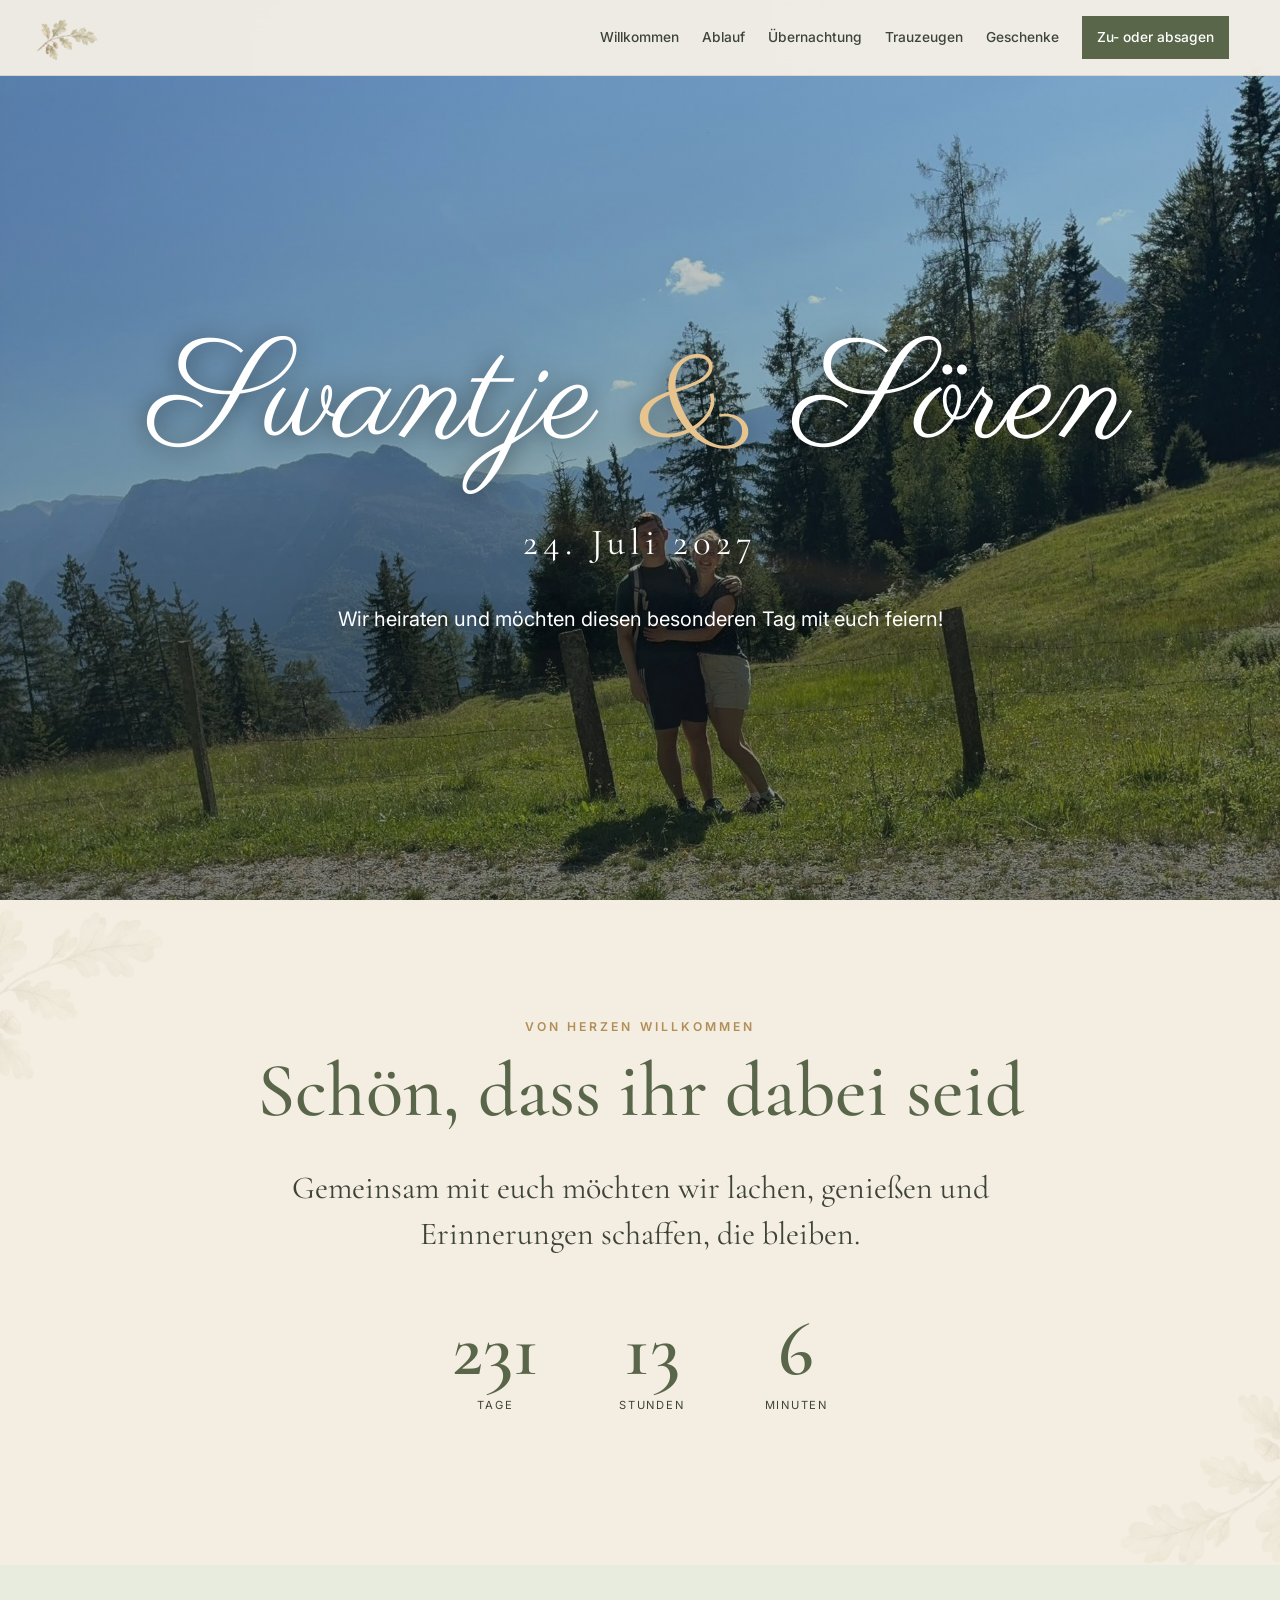
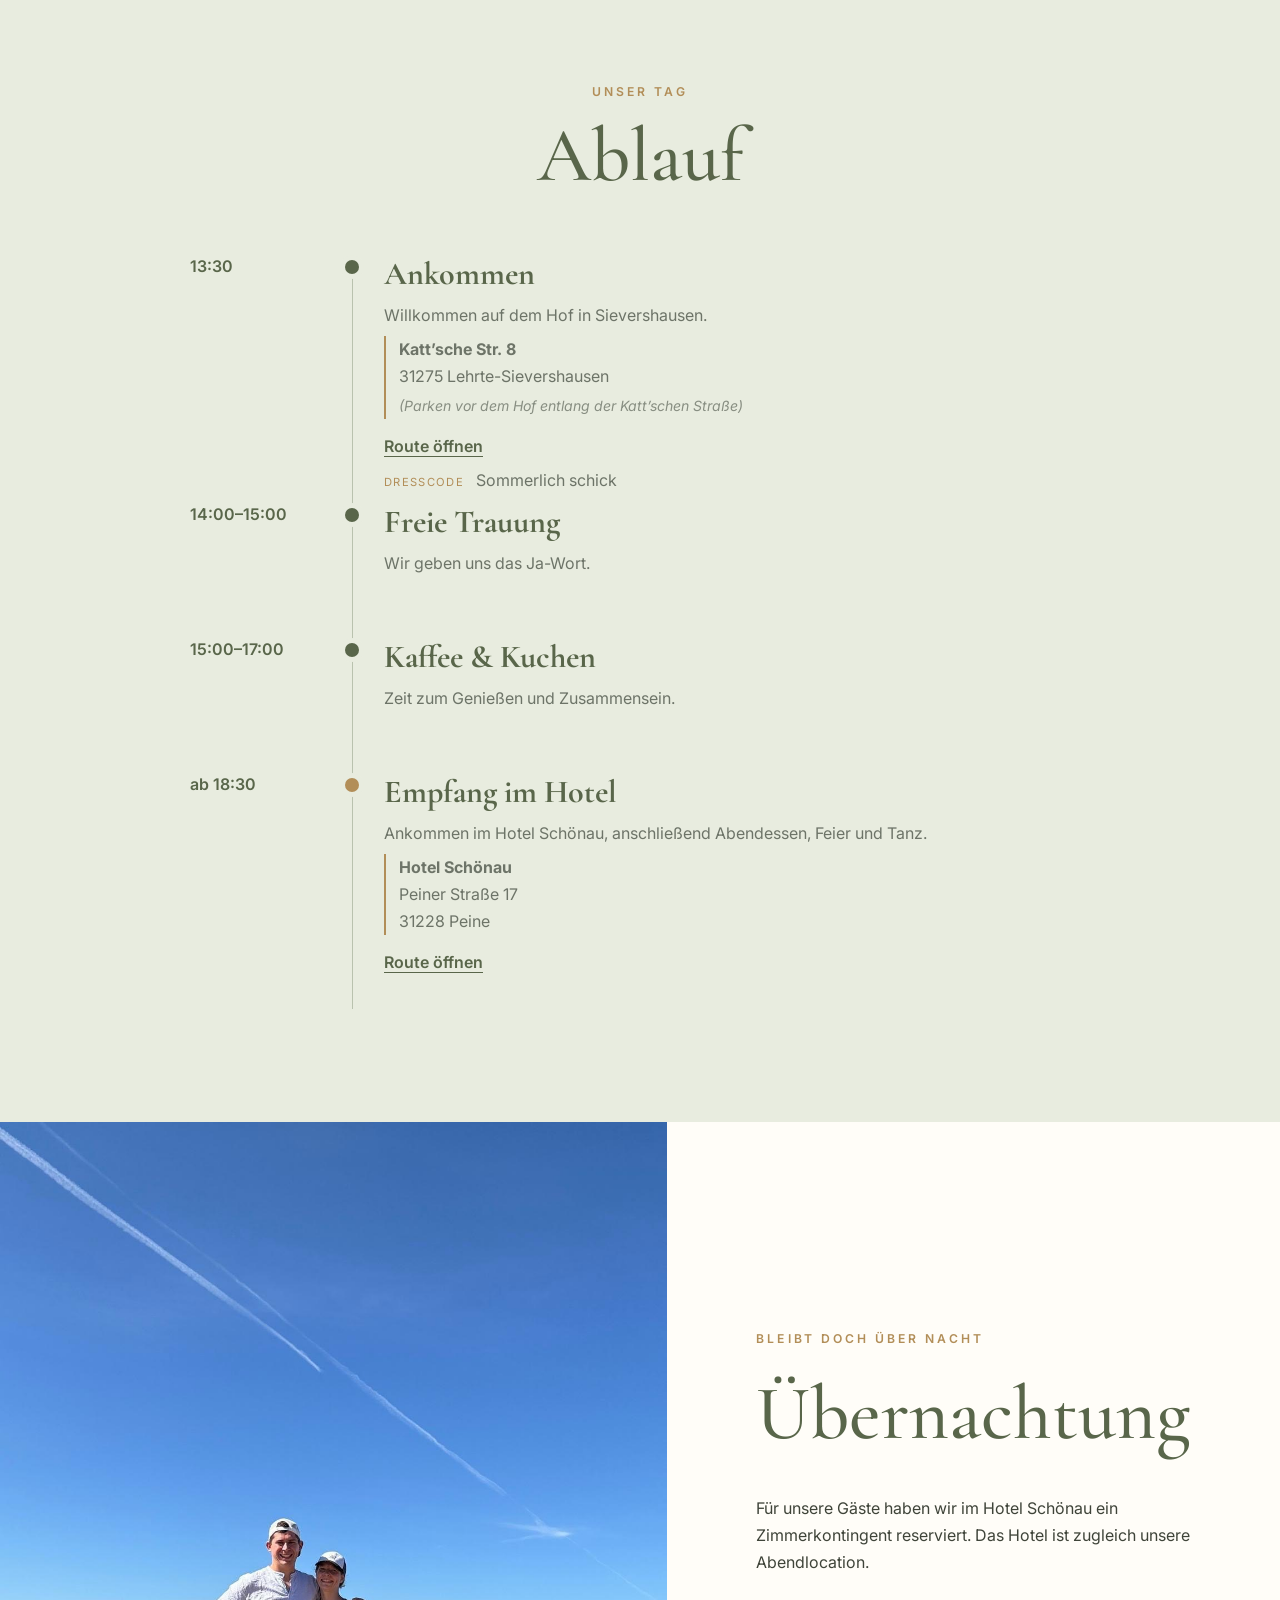
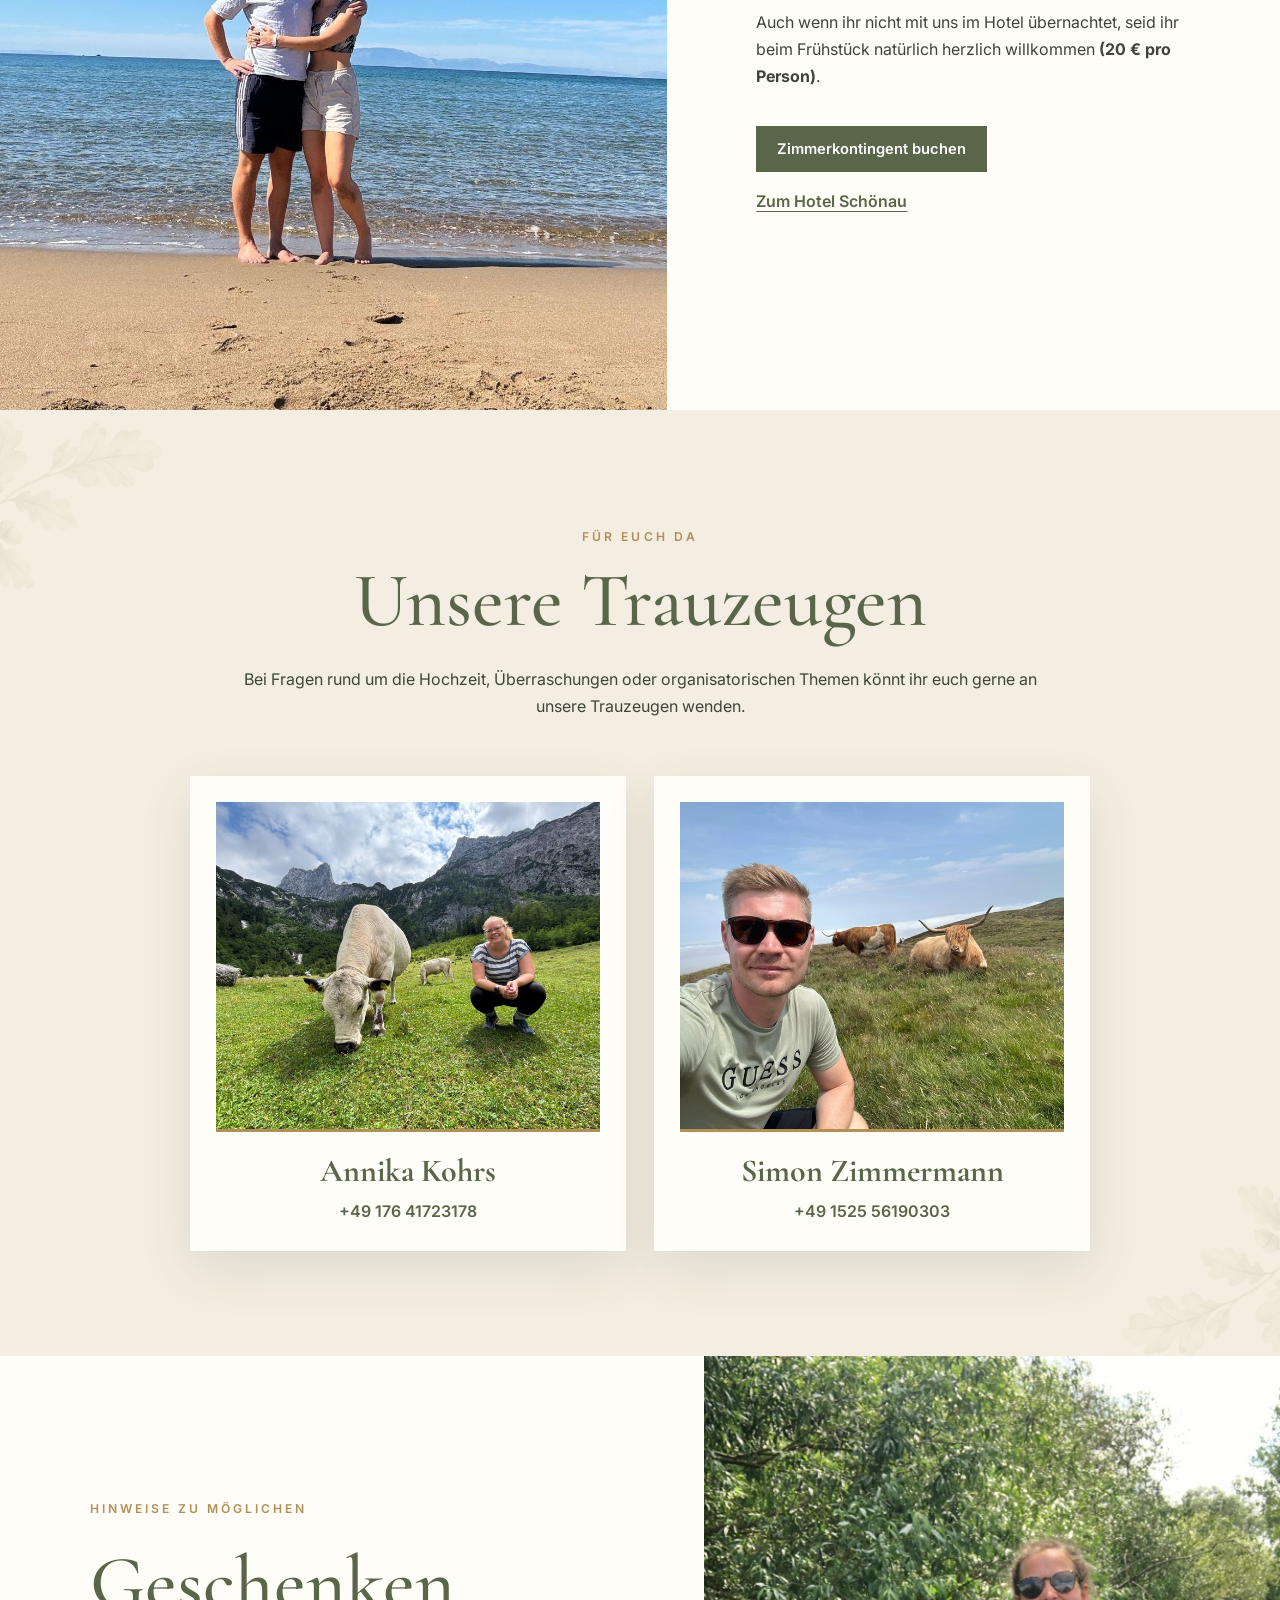
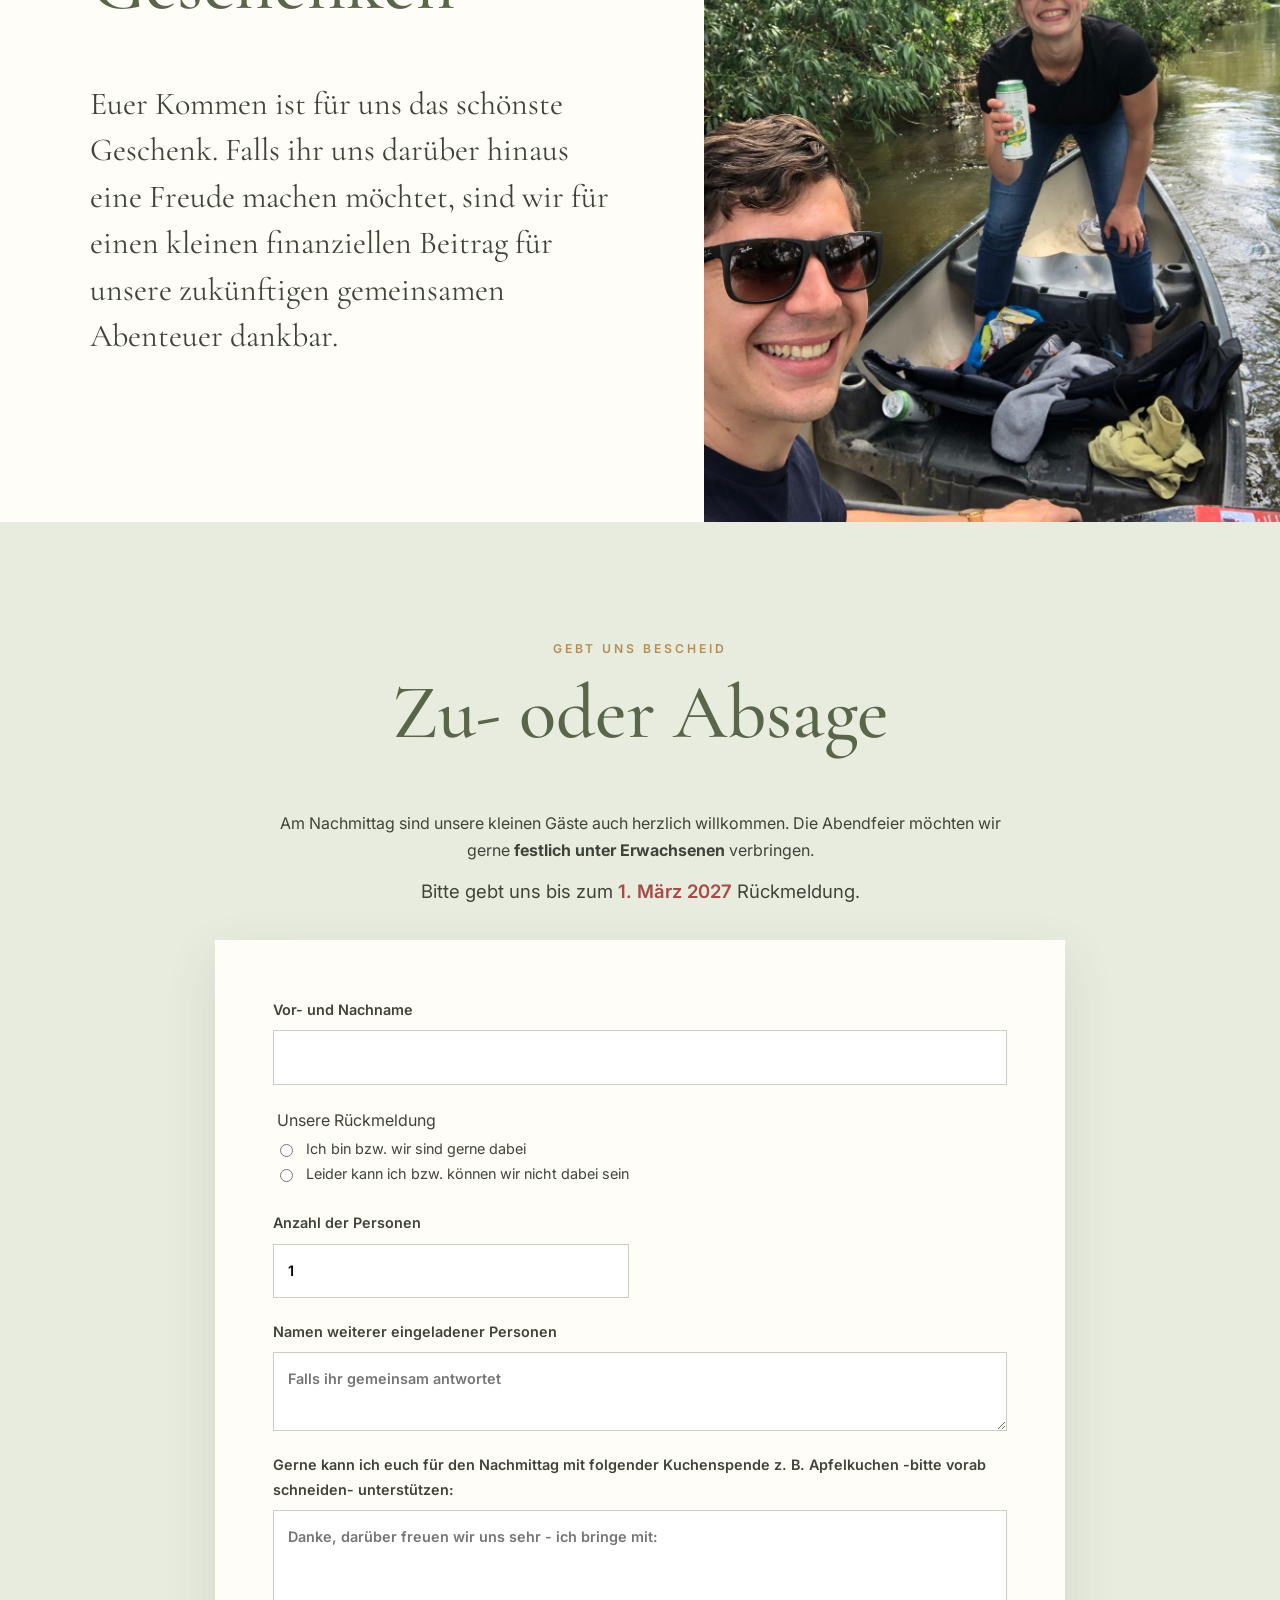
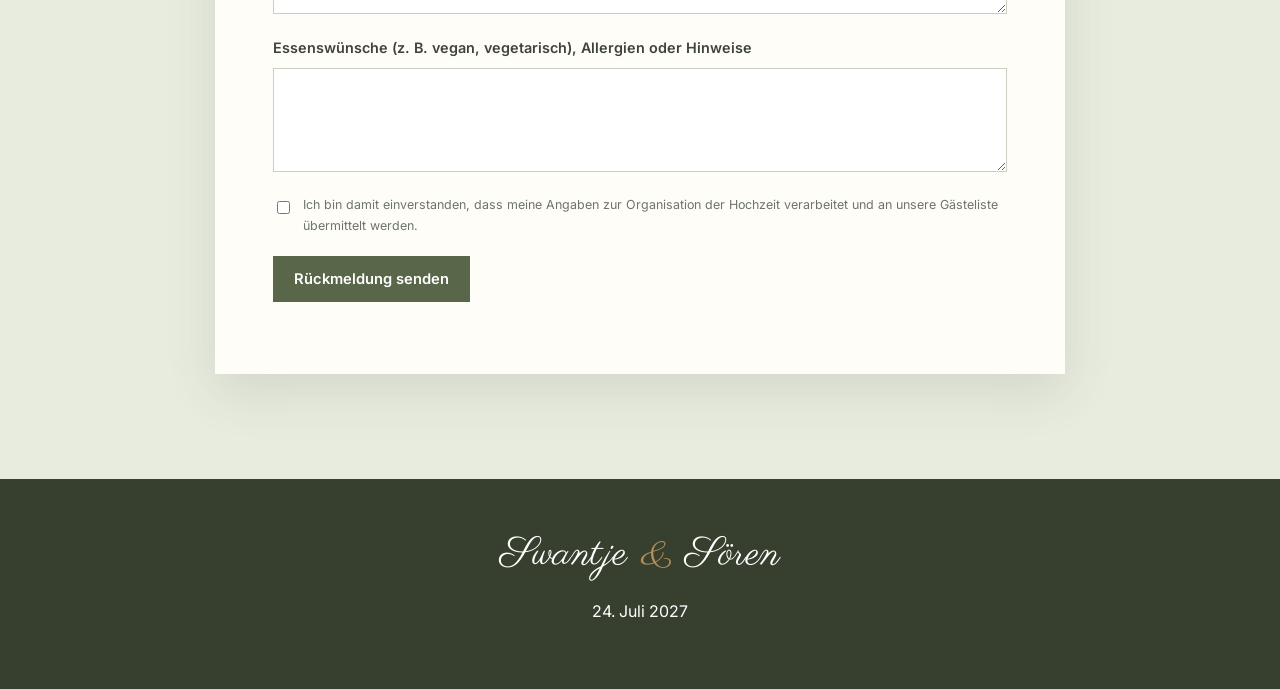
<file: index.html>
<!doctype html><html lang="de"><head><meta charset="utf-8"><meta name="viewport" content="width=device-width,initial-scale=1"><meta name="description" content="Hochzeit von Swantje und Sören am 24. Juli 2027"><meta name="theme-color" content="#59664a"><title>Swantje &amp; Sören | 24.07.2027</title><link rel="preconnect" href="https://fonts.googleapis.com"><link rel="preconnect" href="https://fonts.gstatic.com" crossorigin><link href="https://fonts.googleapis.com/css2?family=Cormorant+Garamond:wght@500;600&family=Inter:wght@400;500;600&family=Parisienne&display=swap" rel="stylesheet"><link rel="stylesheet" href="styles.css"></head><body>
<header class="site-header"><img class="oak-header" src="eichenzweig.png" alt="" aria-hidden="true"><button class="menu-button" type="button" aria-expanded="false" aria-controls="nav">Menü</button><nav id="nav"><a href="#willkommen">Willkommen</a><a href="#ablauf">Ablauf</a><a class="evening-only" href="#uebernachtung">Übernachtung</a><a href="#trauzeugen">Trauzeugen</a><a href="#geschenke">Geschenke</a><a class="nav-rsvp" href="#rsvp">Zu- oder absagen</a></nav></header>
<main><section id="start" class="hero"><img src="hero-berge.jpg" alt="Berglandschaft"><div class="hero-shade"></div><div class="hero-content"><h1>Swantje <span>&amp;</span> Sören</h1><p class="hero-date">24. Juli 2027</p><p class="hero-copy">Wir heiraten und möchten diesen besonderen Tag mit euch feiern!</p></div></section>
<section id="willkommen" class="section botanical"><div class="narrow center"><p class="kicker">Von Herzen willkommen</p><h2>Schön, dass ihr dabei seid</h2><p class="lead">Gemeinsam mit euch möchten wir lachen, genießen und Erinnerungen schaffen, die bleiben.</p><div class="countdown"><div><strong id="days">–</strong><span>Tage</span></div><div><strong id="hours">–</strong><span>Stunden</span></div><div><strong id="minutes">–</strong><span>Minuten</span></div></div></div></section>
<section id="ablauf" class="section sage"><div class="section-head"><p class="kicker">Unser Tag</p><h2>Ablauf</h2><p class="day-only weather-note">(Vorbehaltlich extremer Wetterlage)</p></div><div class="timeline">
<article><time>13:30</time><div class="marker"></div><div><h3>Ankommen</h3><p>Willkommen auf dem Hof in Sievershausen.</p><p class="location"><strong>Katt’sche Str. 8</strong><br>31275 Lehrte-Sievershausen<br><span class="parking-note">(Parken vor dem Hof entlang der Katt’schen Straße)</span></p><a class="text-link" target="_blank" rel="noopener" href="https://www.google.com/maps/search/?api=1&query=Katt%27sche+Str.+8%2C+31275+Lehrte-Sievershausen">Route öffnen</a><p class="dress"><span>Dresscode</span> Sommerlich schick</p></div></article>
<article><time>14:00–15:00</time><div class="marker"></div><div><h3>Freie Trauung</h3><p>Wir geben uns das Ja-Wort.</p></div></article><article><time>15:00–17:00</time><div class="marker"></div><div><h3>Kaffee &amp; Kuchen</h3><p>Zeit zum Genießen und Zusammensein.</p></div></article><article class="day-only"><time>ab 17:00</time><div class="marker"></div><div><h3>Ausklang</h3><p>Wir verabschieden uns von unseren Nachmittagsgästen und sagen Danke für die gemeinsame Zeit.</p></div></article>
<article class="evening-only"><time>ab 18:30</time><div class="marker marker-gold"></div><div><h3>Empfang im Hotel</h3><p>Ankommen im Hotel Schönau, anschließend Abendessen, Feier und Tanz.</p><p class="location"><strong>Hotel Schönau</strong><br>Peiner Straße 17<br>31228 Peine</p><a class="text-link" target="_blank" rel="noopener" href="https://www.google.com/maps/search/?api=1&query=Hotel+Sch%C3%B6nau%2C+Peiner+Stra%C3%9Fe+17%2C+31228+Peine">Route öffnen</a><p class="dress"><span></span> </p></div></article></div></section>
<section id="uebernachtung" class="photo-split evening-only"><img src="strand.jpg" alt="Strand"><div class="photo-copy"><p class="kicker">Bleibt doch über Nacht</p><h2>Übernachtung</h2><p>Für unsere Gäste haben wir im Hotel Schönau ein Zimmerkontingent reserviert. Das Hotel ist zugleich unsere Abendlocation.</p><p>Auch wenn ihr nicht mit uns im Hotel übernachtet, seid ihr beim Frühstück natürlich herzlich willkommen <strong>(20 € pro Person)</strong>.</p><a class="primary-button" target="_blank" rel="noopener" href="https://book-qres.qr-hotels.com/?adult=1&arrive=2027-07-24&chain=19763&child=0&currency=EUR&depart=2027-07-25&group=Hochzeit%20Glimmann&hotel=45893&level=hotel&locale=de-DE&productcurrency=EUR&rooms=1">Zimmerkontingent buchen</a><a class="secondary-link" target="_blank" rel="noopener" href="https://www.hotel-schoenau.de">Zum Hotel Schönau</a></div></section>
<section id="trauzeugen" class="section botanical"><div class="section-head"><p class="kicker">Für euch da</p><h2>Unsere Trauzeugen</h2><p>Bei Fragen rund um die Hochzeit, Überraschungen oder organisatorischen Themen könnt ihr euch gerne an unsere Trauzeugen wenden.</p></div><div class="witnesses"><article><img class="witness-img" src="annika-kohrs.jpg" alt="Porträt"><h3>Annika Kohrs</h3><a href="tel:+4917641723178">+49 176 41723178</a></article><article><img class="witness-img" src="simon-zimmermann.jpg" alt="Porträt"><h3>Simon Zimmermann</h3><a href="tel:+49 152 56190303">+49 1525 56190303</a></article></div></section>
<section id="geschenke" class="gift-section"><img src="kanu.jpg" alt="Kanutour"><div><p class="kicker">Hinweise zu möglichen</p><h2>Geschenken</h2><p class="lead">Euer Kommen ist für uns das schönste Geschenk. Falls ihr uns darüber hinaus eine Freude machen möchtet, sind wir für einen kleinen finanziellen Beitrag für unsere zukünftigen gemeinsamen Abenteuer dankbar.</p></div></section>
<section id="rsvp" class="section sage"><div class="section-head"><p class="kicker">Gebt uns Bescheid</p><h2>Zu- oder Absage</h2></div><div class="rsvp-intro"><p class="evening-only">Am Nachmittag sind unsere kleinen Gäste auch herzlich willkommen. Die Abendfeier möchten wir gerne <strong>festlich unter Erwachsenen</strong> verbringen.</p><p class="rsvp-deadline">Bitte gebt uns bis zum <strong>1. März 2027</strong> Rückmeldung.</p></div>
<form class="rsvp-form" id="rsvpForm" action="https://script.google.com/macros/s/AKfycbxLW_MN6Am5LXkOZ7l4GAPwsV-41xGqU130eHHOGG_17EGaXu5a-XIlSlGSh2kkfXxcSQ/exec" method="POST"><input type="hidden" name="Einladungsgruppe" id="groupField" value="Nicht angegeben"><div class="form-grid"><label class="full">Vor- und Nachname<input name="Name" autocomplete="name" required></label><fieldset class="full"><legend>Unsere Rückmeldung</legend><label class="choice"><input type="radio" name="Rueckmeldung" value="Zusage" required> Ich bin bzw. wir sind gerne dabei</label><label class="choice"><input type="radio" name="Rueckmeldung" value="Absage"> Leider kann ich bzw. können wir nicht dabei sein</label></fieldset><label>Anzahl der Personen<input type="number" name="Personenzahl" min="1" max="10" value="1" required></label><label class="full">Namen weiterer eingeladener Personen<textarea name="WeiterePersonen" rows="2" placeholder="Falls ihr gemeinsam antwortet"></textarea></label><label class="full">Gerne kann ich euch für den Nachmittag mit folgender Kuchenspende z. B. Apfelkuchen -bitte vorab schneiden- unterstützen: <textarea name="Kuchenspende" rows="3" placeholder="Danke, darüber freuen wir uns sehr - ich bringe mit:"></textarea></label><label class="full"><span class="evening-only">Essenswünsche (z. B. vegan, vegetarisch), </span>Allergien oder Hinweise<textarea name="Hinweise" rows="3"></textarea></label><label class="consent full"><input type="checkbox" required> Ich bin damit einverstanden, dass meine Angaben zur Organisation der Hochzeit verarbeitet und an unsere Gästeliste übermittelt werden.</label></div><button class="primary-button" id="submitButton" type="submit">Rückmeldung senden</button><p class="submit-status" id="submitStatus" role="status" aria-live="polite"></p></form></section></main>
<footer><div class="footer-mark">Swantje <i>&amp;</i> Sören</div><p>24. Juli 2027</p></footer><script src="app.js"></script></body></html>
</file>
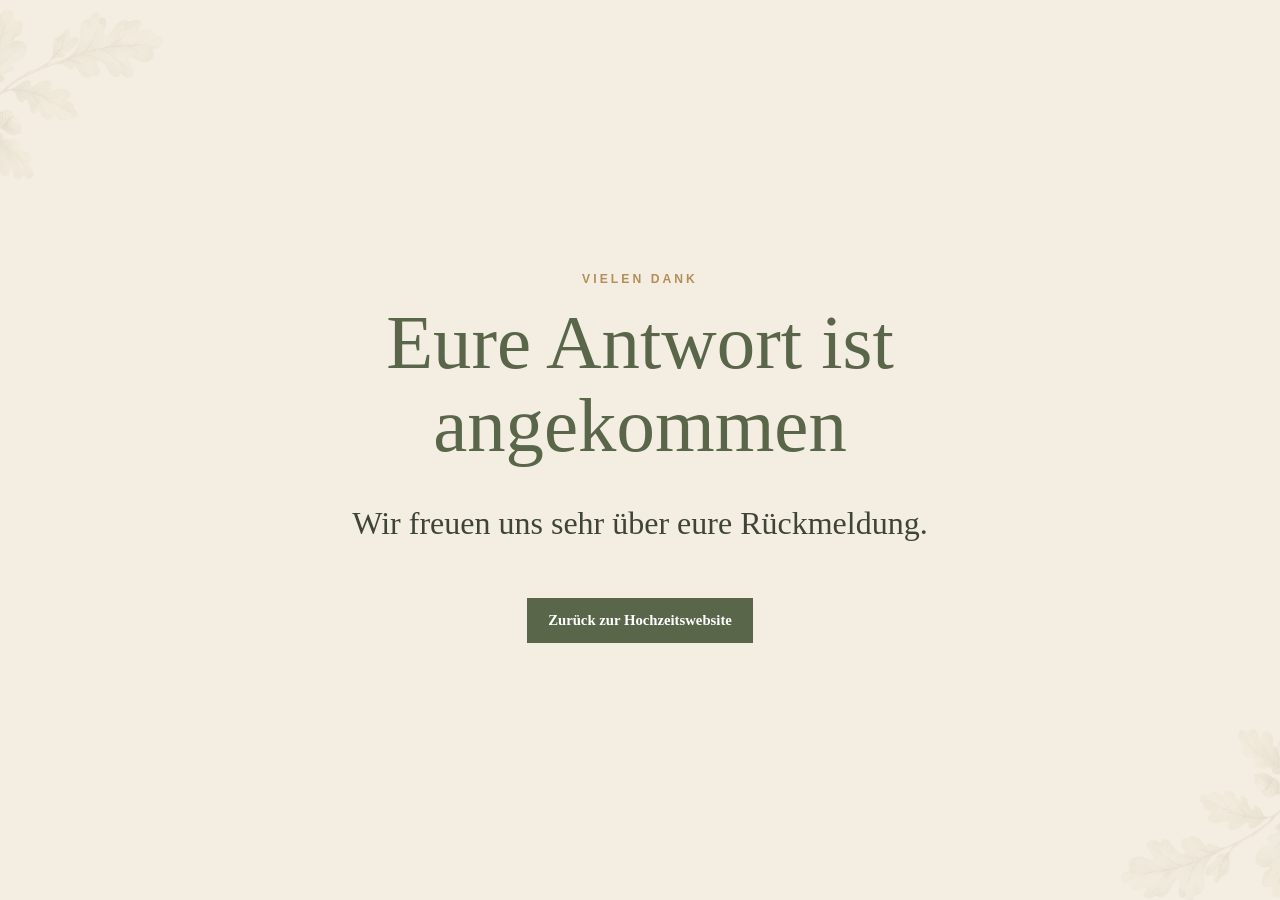
<file: danke.html>
<!doctype html><html lang="de"><head><meta charset="utf-8"><meta name="viewport" content="width=device-width,initial-scale=1"><title>Vielen Dank | Swantje &amp; Sören</title><link rel="stylesheet" href="styles.css"></head><body><main class="section botanical" style="min-height:100vh;display:grid;place-items:center;text-align:center"><div class="narrow"><p class="kicker">Vielen Dank</p><h2>Eure Antwort ist angekommen</h2><p class="lead">Wir freuen uns sehr über eure Rückmeldung.</p><a class="primary-button" href="index.html">Zurück zur Hochzeitswebsite</a></div></main></body></html>
</file>
<file: styles.css>
:root{--cream:#f4eee2;--paper:#fffdf8;--olive:#59664a;--sage:#e8ecdf;--gold:#b28e58;--red:#a64b45;--ink:#3f4439;--muted:#6d7468;--shadow:0 18px 48px rgba(60,67,52,.12)}
*{box-sizing:border-box}html{scroll-behavior:smooth;min-height:100%;overflow-x:hidden}body{margin:0;min-height:100%;overflow-x:hidden;background:var(--cream);color:var(--ink);font-family:Inter,Arial,sans-serif;line-height:1.7}img{display:block;max-width:100%}a{color:inherit}h1,h2,h3{font-family:"Cormorant Garamond",Georgia,serif;line-height:1.08;margin:.15em 0 .3em;color:var(--olive)}h2{font-size:clamp(3rem,6vw,5.2rem);font-weight:500}h3{font-size:2rem}.kicker{text-transform:uppercase;letter-spacing:.25em;font-size:.76rem;font-weight:600;color:var(--gold)}.lead{font-family:"Cormorant Garamond",Georgia,serif;font-size:clamp(1.35rem,2.5vw,2rem);line-height:1.45}.center{text-align:center}.narrow{max-width:850px;margin:auto}.section{position:relative;padding:105px max(7vw,28px);scroll-margin-top:76px}.section-head{max-width:800px;margin:0 auto 55px;text-align:center}.sage{background:var(--sage)}
.site-header{height:76px;display:flex;align-items:center;justify-content:flex-end;position:fixed;inset:0 0 auto;z-index:50;padding:0 max(4vw,20px);background:rgba(247,241,231,.94);backdrop-filter:blur(14px);border-bottom:1px solid rgba(89,102,74,.14)}.oak-header{position:absolute;left:18px;top:4px;width:98px;height:68px;object-fit:contain;opacity:.7}.menu-button{display:none;background:transparent;border:1px solid var(--olive);padding:8px 12px;color:var(--ink);font:500 .9rem Inter}#nav{display:flex;align-items:center;gap:23px}#nav a{text-decoration:none;font-size:.86rem;font-weight:500}.nav-rsvp{background:var(--olive);color:#fff!important;padding:10px 15px}
.hero{min-height:100vh;position:relative;display:grid;place-items:center;text-align:center;color:#fff}.hero>img{position:absolute;inset:0;width:100%;height:100%;object-fit:cover;object-position:center 68%}.hero-shade{position:absolute;inset:0;background:linear-gradient(rgba(28,36,29,.16),rgba(28,36,29,.52))}.hero-content{position:relative;z-index:2;width:min(1100px,94%);padding-top:60px;text-shadow:0 2px 24px rgba(0,0,0,.55)}.hero h1{font-family:Parisienne,cursive;font-size:clamp(4rem,11vw,9rem);font-weight:400;white-space:nowrap;color:#fff}.hero h1 span{color:#e7c38e}.hero-date{font:clamp(1.6rem,3vw,2.3rem) "Cormorant Garamond";letter-spacing:.13em}.hero-copy{font-size:clamp(1rem,2vw,1.25rem)}
.botanical{overflow:hidden}.botanical:before,.botanical:after{content:"";position:absolute;width:285px;height:285px;background:url("eichenzweig.png") center/contain no-repeat;opacity:.11;pointer-events:none}.botanical:before{left:-100px;top:-65px;transform:rotate(-20deg)}.botanical:after{right:-100px;bottom:-75px;transform:rotate(155deg)}.countdown{display:flex;justify-content:center;gap:clamp(24px,7vw,80px);margin:45px 0}.countdown div{display:grid}.countdown strong{font:600 clamp(2.6rem,6vw,4.8rem) "Cormorant Garamond";color:var(--olive)}.countdown span{text-transform:uppercase;letter-spacing:.16em;font-size:.7rem}
.timeline{position:relative;max-width:900px;margin:auto}.timeline:before{content:"";position:absolute;top:8px;bottom:8px;left:162px;width:1px;background:#b9c2ae}.timeline article{position:relative;display:grid;grid-template-columns:130px 28px 1fr;gap:18px;min-height:135px}.timeline time{font-weight:600;color:var(--olive)}.marker{position:relative;z-index:2;justify-self:center;width:14px;height:14px;border-radius:50%;background:var(--olive);margin-top:7px;box-shadow:0 0 0 5px var(--sage)}.marker-gold{background:var(--gold)}.timeline p{margin:7px 0;color:var(--muted)}.location{border-left:2px solid var(--gold);padding-left:13px}.parking-note{display:inline-block;margin-top:4px;font-size:.88em;font-style:italic;opacity:.78}.dress{margin-top:6px!important}.dress span{font-size:.7rem;text-transform:uppercase;letter-spacing:.12em;color:var(--gold);margin-right:8px}.text-link,.secondary-link{display:inline-block;margin-top:7px;color:var(--olive);font-weight:600;text-underline-offset:4px}.weather-note{margin:.35rem 0 0;font-size:.88rem;font-style:italic;color:var(--muted)}
.photo-split,.gift-section{display:grid;grid-template-columns:1.1fr .9fr;background:var(--paper)}.photo-split img,.gift-section img{width:100%;height:100%;min-height:650px;object-fit:cover}.photo-copy,.gift-section>div{padding:105px max(7vw,45px);display:flex;flex-direction:column;justify-content:center}.primary-button{display:inline-block;width:max-content;border:0;background:var(--olive);color:#fff;padding:14px 21px;text-decoration:none;font:600 .92rem Inter;cursor:pointer;margin-top:20px}.secondary-link{margin-top:16px}.witnesses{display:grid;grid-template-columns:repeat(2,1fr);gap:28px;max-width:900px;margin:auto}.witnesses article{text-align:center;background:var(--paper);padding:26px;box-shadow:var(--shadow)}.witness-img{width:100%;height:330px;object-fit:cover;border-bottom:3px solid var(--gold);margin-bottom:22px}.witnesses a{color:var(--olive);font-weight:600;text-decoration:none}.gift-section img{order:2}
.rsvp-intro{max-width:760px;margin:0 auto 32px;text-align:center}.rsvp-intro p{margin:0;line-height:1.7}.rsvp-deadline{margin-top:12px!important;font-size:1.16rem;line-height:1.55}.rsvp-deadline strong{color:var(--red);font-weight:600}.rsvp-form{max-width:850px;margin:auto;background:var(--paper);padding:clamp(28px,5vw,58px);box-shadow:var(--shadow)}.form-grid{display:grid;grid-template-columns:1fr 1fr;gap:22px}.form-grid label{font-weight:600;font-size:.9rem}.full{grid-column:1/-1}input,textarea{display:block;width:100%;margin-top:8px;padding:14px;border:1px solid #c9d0c1;font:inherit;background:#fff}fieldset{border:0;padding:3px 0}.choice,.consent{display:flex;gap:10px;align-items:flex-start;font-weight:400!important}.choice input,.consent input{width:auto;margin-top:7px}.consent{font-size:.78rem!important;color:var(--muted)}.submit-status{margin-top:14px;font-size:.88rem;color:var(--olive)}.hidden-by-group{display:none!important}footer{text-align:center;background:#37402f;color:#fff;padding:48px}.footer-mark{font:2.5rem Parisienne}.footer-mark i{color:var(--gold)}
@media(max-width:780px){.site-header{height:68px}.oak-header{width:74px;height:58px;left:8px;top:5px}.menu-button{display:block}#nav{display:none;position:absolute;top:68px;left:0;right:0;background:var(--cream);padding:25px;flex-direction:column;align-items:stretch;box-shadow:0 15px 30px rgba(60,67,52,.15)}#nav.open{display:flex}.section{padding:82px 24px}.hero h1{white-space:normal;line-height:.95}.witnesses,.photo-split,.gift-section{grid-template-columns:1fr}.photo-split img,.gift-section img{min-height:360px}.photo-copy,.gift-section>div{padding:70px 28px}.gift-section img{order:0}.timeline:before{left:110px}.timeline article{grid-template-columns:90px 20px 1fr;gap:10px}.marker{width:12px;height:12px}.form-grid{grid-template-columns:1fr}.full{grid-column:1}.witness-img{height:300px}.rsvp-intro{text-align:left}}
.weather-note {
  margin: 0.35rem 0 0;
  font-size: 0.88rem;
  font-style: italic;
  color: var(--muted);
}
</file>
